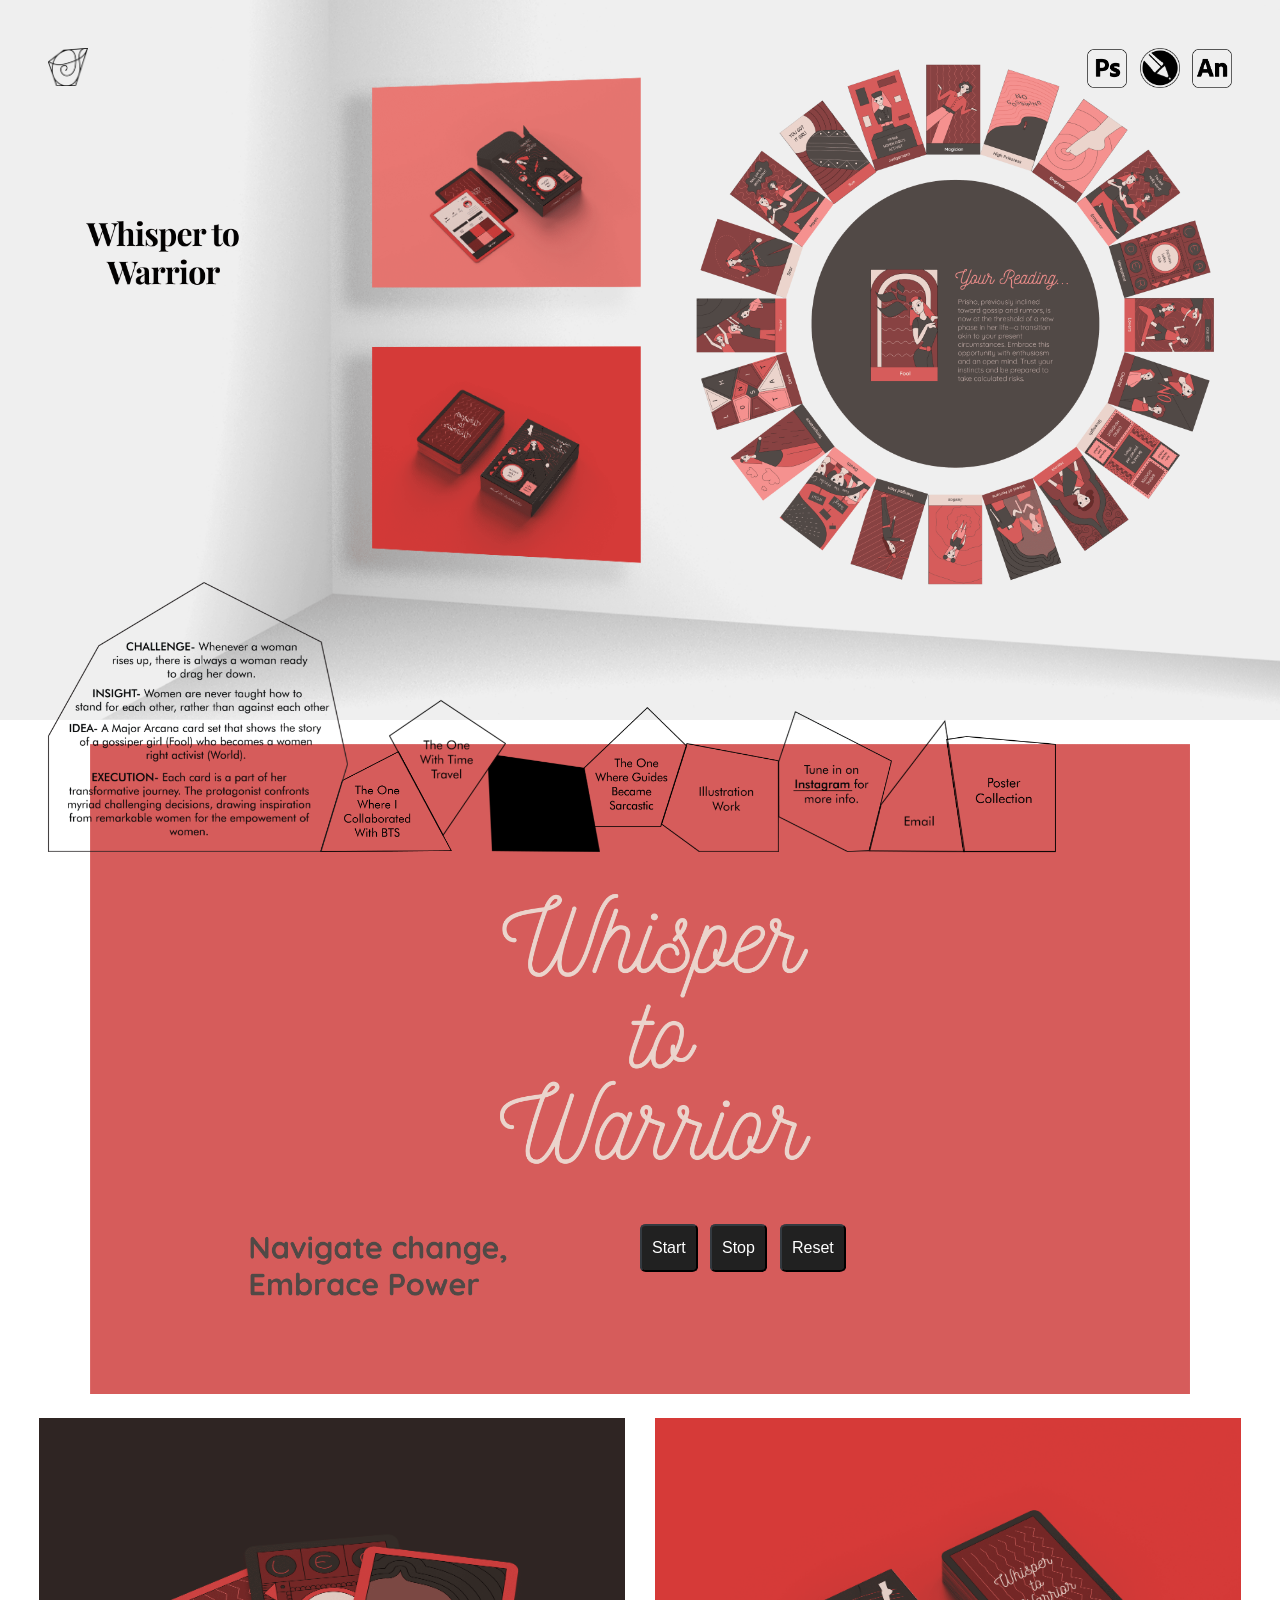
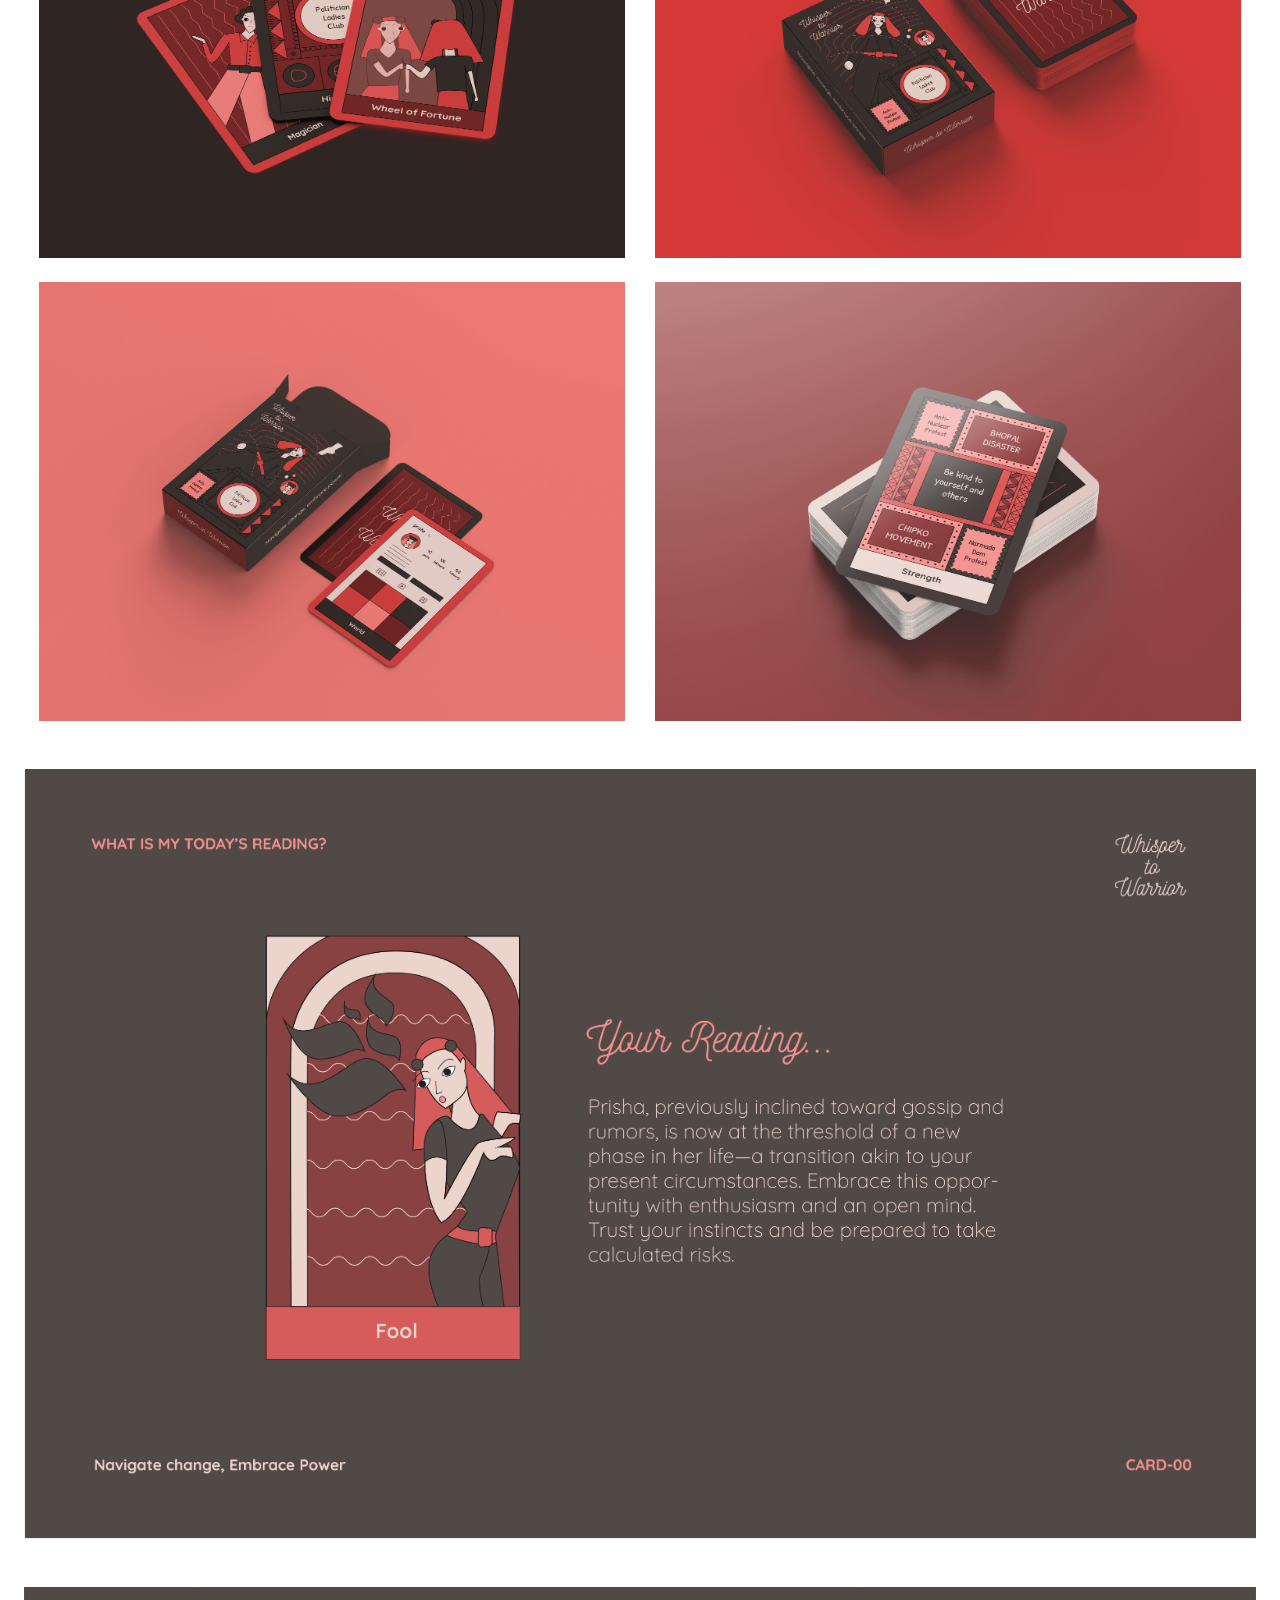
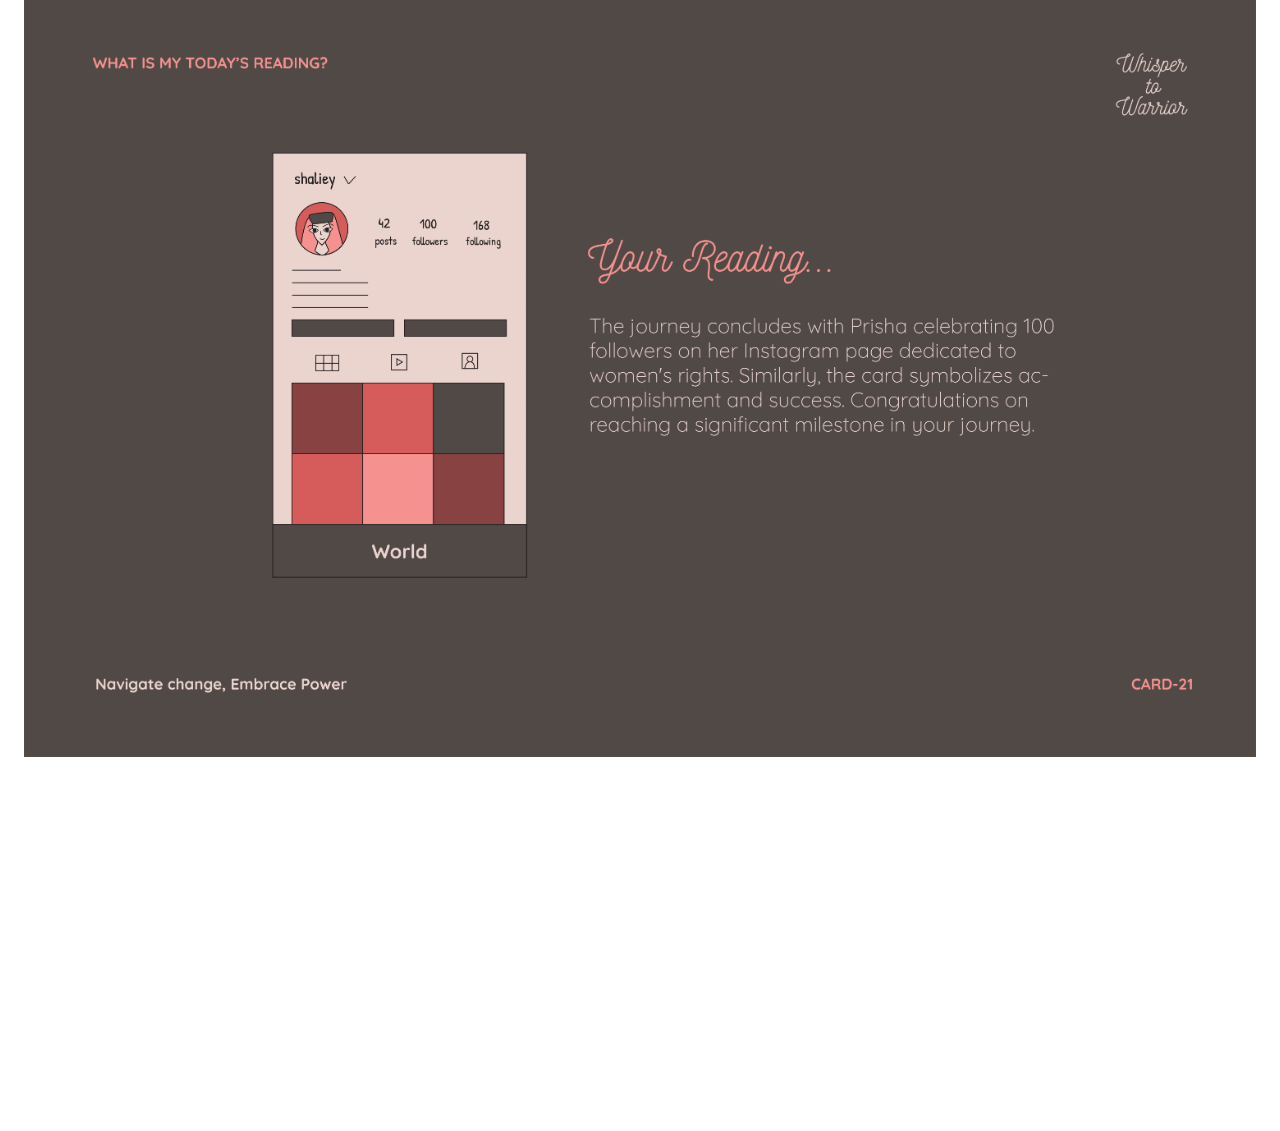
<file: Card.html>
<!DOCTYPE html>
<html lang="en">
<head>
    <meta charset="UTF-8">
    <meta http-equiv="X-UA-Compatible" content="IE=edge">
    <meta name="viewport" content="width=device-width, initial-scale=1.0">
    <link rel="preconnect" href="https://fonts.googleapis.com">
    <link rel="preconnect" href="https://fonts.gstatic.com" crossorigin>
    <link href="https://fonts.googleapis.com/css2?family=Poppins:wght@600&display=swap" rel="stylesheet">
    <link rel="preconnect" href="https://fonts.googleapis.com">
    <link rel="preconnect" href="https://fonts.gstatic.com" crossorigin>
    <link href="https://fonts.googleapis.com/css2?family=Didact+Gothic&display=swap" rel="stylesheet">
    <link rel="preconnect" href="https://fonts.googleapis.com">
    <link rel="preconnect" href="https://fonts.gstatic.com" crossorigin>
    <link href="https://fonts.googleapis.com/css2?family=Playfair+Display:wght@700&display=swap" rel="stylesheet">
    <link rel="icon" type="image/x-icon" href="Images/Logos/favicon.svg">
    <link rel="stylesheet" href="bs/css/bootstrap.css">
    <link rel="stylesheet" href="bs/css/mdb.css">
    <link rel="stylesheet" href="bs/css/style.css">
    <link rel="stylesheet" media="(max-width:1000px)" href="mobile.css">
    <link rel="stylesheet" media="(min-width:1001px) and (max-width:1320px)" href="project_laptop.css">
    <link rel="stylesheet" media="(min-width:1321px)" href="project_wide.css">
    <title>Shweta X Tarot Cards</title>

    <style>


        ::-webkit-scrollbar {
            display: none;
            -ms-overflow-style: none;  /* IE and Edge */
            scrollbar-width: none;  /* Firefox */
        }
        .screen {
            position: relative;
        }


        .nav-link {
            text-align:center !important;
            font-family: 'Didact Gothic', sans serif !important;
            font-size: large;
            text-decoration: underline !important;
        }

        .navbar{
            z-index: 10 !important;
            height: 10vh;
            transition: height 1s ease-in-out;
            box-shadow: none;
        }

        .navbar-nav{
            margin: 0;
            padding: 0;
            display: flex;
            align-items: center;
            justify-content: center;
            height: 80vh;

        }

        .navbar.active{
            height: 10vh;
        }

        .navbar-collapse{
            background-color: #000000;
            padding: 20px;
            position: fixed;
            top: 10vh;
            left: 0;
            width: 100%;
            height: 90vh;
            overflow-y: auto;

        }

        .navbar.active .navbar-collapse{
            display: block;
        }
        .bg-nav{
            background-color: #000000;
        }



        .content-above{
            position: absolute;
            width: 100%;
        }
        .top_bar{
            display: flex;
            justify-content: space-between;
            width: 100%;
        }
        .about, .projects{
            z-index: 9;
            bottom: 0;
            position: fixed;
        }


        h1{
            font-family: 'Playfair Display', serif;
        }
        p{
            font-family: Arial, Helvetica, sans-serif;
        }

        #tarotCardContainer {
            position: relative;
            width: 1100px;
            height: 650px;
            overflow: hidden;
        }

        #tarotCard {
            width: 100%;
            height: 100%;
            background-size: cover;
            background-repeat: no-repeat;
        }

        .controlButton {
            position: absolute;
            border-radius: 10%;
            padding: 10px;
            font-size: 16px;
            cursor: pointer;
        }

        #startButton {
            top: 480px;
            left: 550px;
        }

        #stopButton {
            top: 480px;
            left: 620px;
        }

        #resetButton {
            top: 480px;
            left: 690px;
        }



    </style>
</head>
<body>

<!-----------Start------------->

<div class="screen">

    <!---------------------Navbar------------------->
    <nav class="navbar navbar-expand-lg navbar-dark bg-nav px-5">
        <a class="navbar-brand" href="index.html">
            <img src="Images/Logos/Logo_white.png" class="small_logo">
        </a>
        <button class="navbar-toggler" type="button" data-toggle="collapse" data-target="#navbarSupportedContent" aria-controls="navbarSupportedContent" aria-expanded="false" aria-label="Toggle navigation" onclick="toggleNavbar()">
            <span class="navbar-toggler-icon"></span>
        </button>

        <div class="collapse navbar-collapse" id="navbarSupportedContent">
            <ul class="navbar-nav m-auto">
                <li class="nav-item">
                    <a href="BTS.html" class="nav-link">The One Where I collaborated with BTS</a>
                </li>
                <li class="nav-item">
                    <a href="Jane.html" class="nav-link">The One With Time Travel</a>
                </li>
                <li class="nav-item">
                    <a href="Card.html" class="nav-link">The One With Feminist Tarot Card Reader</a>
                </li>
                <li class="nav-item">
                    <a href="Tanjo_noto.html" class="nav-link">The One Where Guides Became Sarcastic</a>
                </li>
                <li class="nav-item">
                    <a href="Illustrations.html" class="nav-link">Illustrations</a>
                </li>
                <li class="nav-item">
                    <a href="Poster_Collection.html" class="nav-link">Poster Collection</a>
                </li>
                <li class="nav-item">
                    <a href="https://www.instagram.com/shweta_feed/" target="_blank" class="nav-link">Instagram</a>
                </li>
                <li class="nav-item">
                    <a href="mailto: shweta2861@gmail.com" target="_blank" class="nav-link">Email</a>
                </li>
            </ul>
        </div>
    </nav>

    <!---------------Content above the image-------------->

    <div class="content-above">


        <!--------------------------Wide_screen's_Navbar------------------------>

        <div class="top_bar">


            <!----------------------logo------------------>
            <div class="p-5 logo">
                <a href="index.html"><img src="Images/Logos/Main_logo.png" class="main_logo" onmouseover="this.src='Images/Logos/Main_logo_black.png'"
                                          onmouseout="this.src='Images/Logos/Main_logo.png'"></a>
            </div>

            <!------------------------Software Logos------------------------>
            <div class="p-5 software">
                <img src="Images/Logos/Photoshop_bw.png" class="icons ml-2" onmouseover="this.src='Images/Logos/Photoshop_logo.png'"
                     onmouseout="this.src='Images/Logos/Photoshop_bw.png'">
                <img src="Images/Logos/Corel_bw.png" class="icons ml-2" onmouseover="this.src='Images/Logos/Corel_Draw_logo.png'"
                     onmouseout="this.src='Images/Logos/Corel_bw.png'">
                <img src="Images/Logos/Animate_bw.png" class="icons ml-2" onmouseover="this.src='Images/Logos/Animate_logo.png'"
                     onmouseout="this.src='Images/Logos/Animate_bw.png'">
            </div>

        </div>

        <!------------------------------Social Media------------------------------->
        <div class="projects pb-5">
            <a href="Poster_Collection.html"><img src="Images/Home_Page/Linked_01.png" class="sub_head_08" onmouseover="this.src='Images/Home_Page/Linked_02.png'"
                                                  onmouseout="this.src='Images/Home_Page/Linked_01.png'"></a>
        </div>

        <div class="projects pb-5">
            <a href="mailto: shweta2861@gmail.com" target="_blank"><img src="Images/Home_Page/Email_01.png" class="sub_head_07" onmouseover="this.src='Images/Home_Page/Email_02.png'"
                                                                        onmouseout="this.src='Images/Home_Page/Email_01.png'">
            </a>
        </div>

        <div class="projects pb-5">
            <a href="https://www.instagram.com/shweta_feed/" target="_blank">
                <img src="Images/Home_Page/Insta_01.png" class="sub_head_06" onmouseover="this.src='Images/Home_Page/Insta_02.png'"
                     onmouseout="this.src='Images/Home_Page/Insta_01.png'">
            </a>
        </div>

        <!------------------------------Projects------------------------------->

        <div class="projects pb-5">
            <a href="Illustrations.html"><img src="Images/Home_Page/Illustration_01.png" class="sub_head_05" onmouseover="this.src='Images/Home_Page/Illustration_02.png'"
                                              onmouseout="this.src='Images/Home_Page/Illustration_01.png'"></a>
        </div>

        <div class="projects pb-5">
            <a href="Tanjo_noto.html"><img src="Images/Home_Page/Project_4a.png" class="sub_head_04" onmouseover="this.src='Images/Home_Page/Project_4b.png'"
                                           onmouseout="this.src='Images/Home_Page/Project_4a.png'"></a>
        </div>

        <div class="projects pb-5">
            <a href="Card.html"><img src="Images/Home_Page/Project_3b.png" class="sub_head_03"></a>
        </div>

        <div class="projects pb-5">
            <a href="Jane.html"><img src="Images/Home_Page/Project_2a.png" class="sub_head_02" onmouseover="this.src='Images/Home_Page/Project_2b.png'"
                                     onmouseout="this.src='Images/Home_Page/Project_2a.png'"></a>
        </div>

        <div class="projects pb-5">
            <a href="BTS.html"><img src="Images/Home_Page/Project_1a.png" class="sub_head_01" onmouseover="this.src='Images/Home_Page/Project_1b.png'"
                                    onmouseout="this.src='Images/Home_Page/Project_1a.png'"></a>
        </div>

        <!------------------------------About------------------------------->
        <div class="about pl-5 pb-5">
            <img src="Images/Cards/Cards_text.png" class="hello">
        </div>


    </div>



    <!-------------------------Content Image---------------------->
    <div>
        <img src="Images/Cards/Mock_01.png" width="100%" alt="">
    </div>

    <div class="row context m-4">
        <div class="col-md-6">
            <img src="Images/Cards/Cards_text.png" width="100%" alt="">

        </div>
        <div class="col-md-6 p-5">

        </div>
    </div>

    <div id="tarotCardContainer" class="mx-auto my-4">
        <div id="tarotCard"></div>
        <button id="startButton" class="controlButton btn-dark" onclick="startReading()">Start</button>
        <button id="stopButton" class="controlButton btn-dark" onclick="stopReading()">Stop</button>
        <button id="resetButton" class="controlButton btn-dark" onclick="resetReading()">Reset</button>
    </div>

    <div class="row on-top m-4">
        <div class="col-md-6">
            <img src="Images/Cards/mock_03.png" width="100%" alt="">
        </div>
        <div class="col-md-6 padding_row_image">
            <img src="Images/Cards/mock_04.png" width="100%" alt="">
        </div>
    </div>
    <div class="row on-top m-4">
        <div class="col-md-6">
            <img src="Images/Cards/Mock_05.png" width="100%" alt="">
        </div>
        <div class="col-md-6 padding_row_image">
            <img src="Images/Cards/Mock_06.png" width="100%" alt="">
        </div>
    </div>

    <div>
        <img src="Images/Cards/Card-02.png"  class="on-top p-4" width="100%" alt="">
    </div>
    <div>
        <img src="Images/Cards/Card-23.png"  class="on-top p-4" width="100%" alt="">
    </div>

    <div class="blank">

    </div>



    <script>
        // Ensure DOM is loaded before accessing elements
        document.addEventListener("DOMContentLoaded", function () {
            // Call showCard() initially to display the first image
            showCard();
        });

        const tarotCards = [
            'Images/Cards/Card-01.png', 'Images/Cards/Card-02.png', 'Images/Cards/Card-03.png', 'Images/Cards/Card-04.png',
            'Images/Cards/Card-05.png', 'Images/Cards/Card-06.png', 'Images/Cards/Card-07.png', 'Images/Cards/Card-08.png',
            'Images/Cards/Card-09.png', 'Images/Cards/Card-10.png', 'Images/Cards/Card-11.png', 'Images/Cards/Card-12.png',
            'Images/Cards/Card-13.png', 'Images/Cards/Card-14.png', 'Images/Cards/Card-15.png', 'Images/Cards/Card-16.png',
            'Images/Cards/Card-17.png', 'Images/Cards/Card-18.png', 'Images/Cards/Card-19.png', 'Images/Cards/Card-20.png',
            'Images/Cards/Card-21.png', 'Images/Cards/Card-22.png', 'Images/Cards/Card-23.png'
        ];

        let currentFrame = 0;
        let isReading = false;
        const tarotCardElement = document.getElementById('tarotCard');
        const imageObjects = [];

        // Preload images
        tarotCards.forEach((cardPath) => {
            const img = new Image();
            img.src = cardPath;
            imageObjects.push(img);
        });

        function startReading() {
            isReading = true;
            showNextCard();
        }

        function stopReading() {
            isReading = false;
        }

        function resetReading() {
            isReading = false;
            currentFrame = 0;
            showCard();
        }

        function showNextCard() {
            if (isReading) {
                showCard();
                setTimeout(showNextCard, 1); // Change the delay as needed
            }
        }

        function showCard() {
            const cardIndex = currentFrame % tarotCards.length;
            const cardImagePath = tarotCards[cardIndex];
            tarotCardElement.style.backgroundImage = `url(${cardImagePath})`;
            currentFrame++;
        }
    </script>

    <script src="bs/js/jquery.js"></script>
    <script>
        var $jq = jQuery.noConflict();
    </script>
    <script src="bs/js/popper.js"></script>
    <script src="bs/js/bootstrap.js"></script>
    <script src="bs/js/mdb.js"></script>

</body>
</html>
</file>
<file: bs/css/style.css>
.navbar{
    padding-left: 15vh;
    padding-right: 15vh;
}

.right-align{
   text-align: right;
}

.right-text-padding{
    padding-top: 20vh !important;
    padding-bottom: 20vh !important;
    padding-left: 20vh !important;
}

.top-margin{
    margin-top: 20vh !important;
    margin-bottom: 20vh !important;
}
</file>
<file: mobile.css>
.matter{
    margin-left: 20px;
    margin-right: 20px;
}

#image{
    visibility: hidden;
}

.mobile_margin_below{
    margin-bottom: 20px !important;
}

.column {
    -ms-flex: 100%;
    flex: 100%;
    max-width: 100%;
}

.navbar{
    background-color: rgba(255,255,255,0) !important;
    padding-right: 30px !important;
    padding-left: 30px !important;
}

.padding-text{
    padding-top: 15px;
    font-size: 15px !important;
}

.case-study-text p {
    font-size: 15px;
}
.case-study-text h3 {
    font-size: 22px;
}

.project_margin{
    margin-bottom: 10px;

}

 .two-img-row {

  gap: 10px !important; /* center gutter size you can adjust anytime */
  margin-left: 0;
  margin-right: 0;
}

.links a{
    font-size: 20px;
}

.black-matter{
    padding-left: 30px;
    background-color: black;
    color: white;
    padding-right: 20vh !important;
}
</file>
<file: project_laptop.css>
body{
    margin: 0;
    padding: 0;
}

.main_logo{
    width: 40px;
}

.icons{
    width: 40px;
}

.hello{
    width: 300px;
}

.sub_head_01{
    width: 132px;
    margin-left: 320px;
}

.sub_head_02{
    width: 117px;
    margin-left: 389px;
    margin-bottom: 16px;
}

.sub_head_03{
    width: 112px;
    margin-left: 488px;
}

.sub_head_04{
    width: 104px;
    margin-left: 583px;
    margin-bottom: 25px;
}

.sub_head_05{
    width: 118px;
    margin-left: 661px;
}

.sub_head_06{
    width: 114px;
    margin-left: 778px;
}

.sub_head_07{
    width: 96px;
    margin-left: 869px;
}

.sub_head_08{
    width: 110px;
    margin-left: 946px;
}

.navbar{
    display: none !important;
}

.context{
    display: none;
}

.blank{
    width: 100%;
    height: 350px;
}
</file>
<file: project_wide.css>
body{
    margin: 0;
    padding: 0;
}

.main_logo{
    width: 40px;
}

.icons{
    width: 40px;
}

.hello{
    width: 300px;
}

.sub_head_01{
    width: 132px;
    margin-left: 320px;
}

.sub_head_02{
    width: 117px;
    margin-left: 389px;
    margin-bottom: 16px;
}

.sub_head_03{
    width: 112px;
    margin-left: 488px;
}

.sub_head_04{
    width: 104px;
    margin-left: 583px;
    margin-bottom: 25px;
}

.sub_head_05{
    width: 118px;
    margin-left: 661px;
}

.sub_head_06{
    width: 114px;
    margin-left: 778px;
}

.sub_head_07{
    width: 96px;
    margin-left: 869px;
}

.sub_head_08{
    width: 110px;
    margin-left: 946px;
}

.navbar{
    display: none !important;
}
.context{
    display: none;
}
.blank{
    width: 100%;
    height: 350px;
}
</file>
